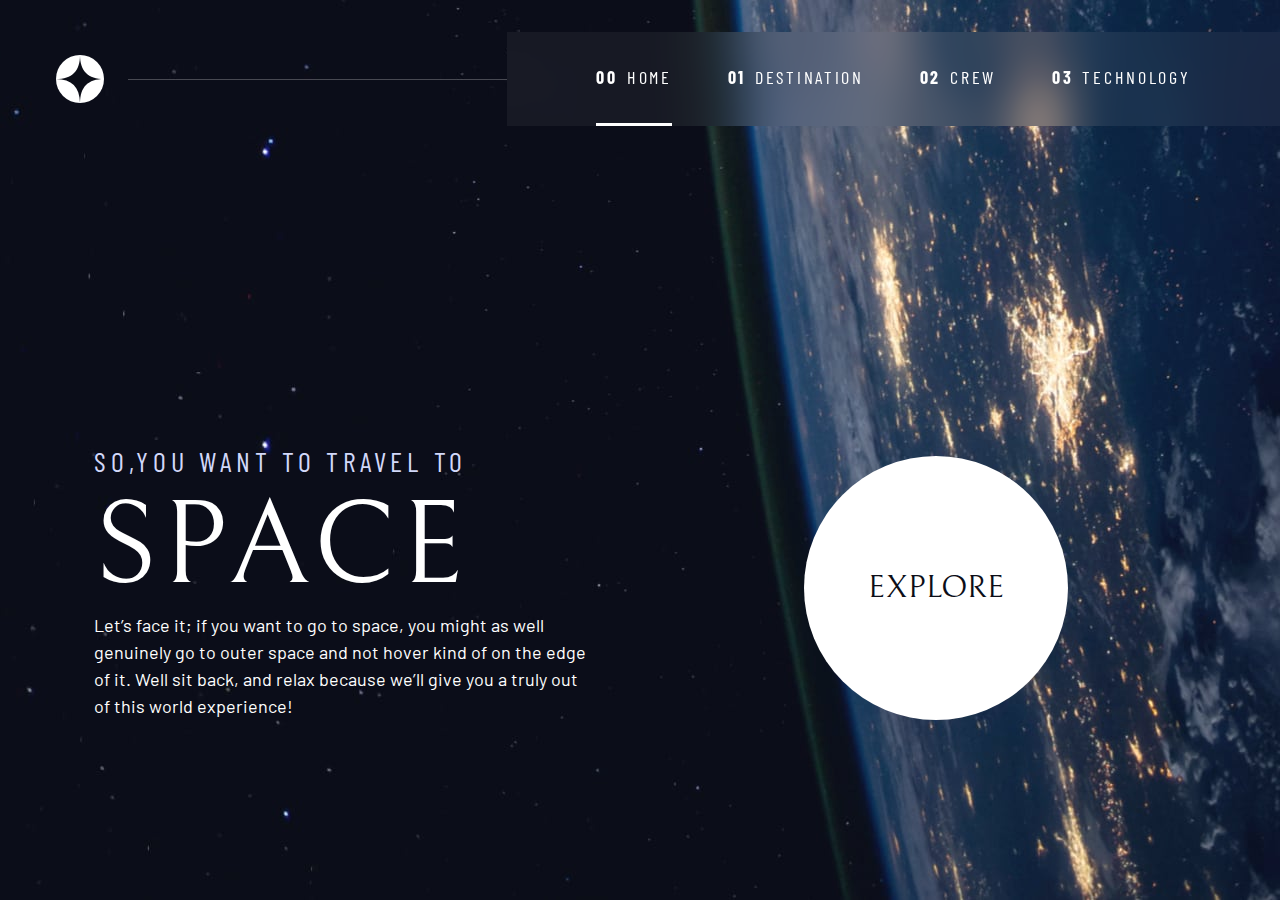
<file: index.html>
<!DOCTYPE html>
<html lang="en">
<head>
  <meta charset="UTF-8">
  <meta name="viewport" content="width=device-width, initial-scale=1.0">

  <link rel="icon" type="image/png" sizes="32x32" href="./assets/favicon-32x32.png">
  
  <title>Space tourism website</title>
  <!-- Google fonts -->
  <link rel="preconnect" href="https://fonts.googleapis.com">
  <link rel="preconnect" href="https://fonts.gstatic.com" crossorigin>
  <link href="https://fonts.googleapis.com/css2?family=Barlow+Condensed:wght@400;700&family=Bellefair&family=Barlow:wght@400;700&display=swap" rel="stylesheet">

  <!-- Custom Css -->
  <link rel="stylesheet" href="styles.css">
  <!-- Javascript -->
  <script src="navigation.js" defer></script>

</head>
<body class="home">
  <a href="#main" class="skip-to-content">Skip-to-content</a>
  <header class="primary-header flex">
    <div>
      <img src="assets/shared/logo.svg" alt="space-tourism-logo" class="logo" >
    </div>
    <button class="mobile-nav-toggle" aria-controls="primary-navigation"><span class="sr-only" aria-expanded="false">Menu</span></button>
    <nav>
      <ul id="primary-navigation" data-visible="false" class="primary-navigation underline-indicators flex">
          <li class="active"><a class="uppercase ff-sans-cond text-white letter-spacing-2" href="index.html"><span aria-hidden="true">00</span>Home</a></li>
          <li><a class="uppercase ff-sans-cond text-white letter-spacing-2" href="destination.html"><span aria-hidden="true">01</span>Destination</a></li>
          <li><a class="uppercase ff-sans-cond text-white letter-spacing-2" href="crew.html"><span aria-hidden="true">02</span>Crew</a></li>
          <li><a class="uppercase ff-sans-cond text-white letter-spacing-2" href="technology.html"><span aria-hidden="true">03</span>Technology</a></li>
      </ul>
  </nav>
  </header>

  <main id="main" class="grid-container grid-container--home">
    <div>
      <h1 class="text-accent fs-500 ff-sans-cond uppercase letter-spacing-1">So,you want to travel to <span class="d-block fs-900 text-white ff-serif ">Space</span></h1>
    <p>Let’s face it; if you want to go to space, you might as well genuinely go to 
      outer space and not hover kind of on the edge of it. Well sit back, and relax 
      because we’ll give you a truly out of this world experience! </p>
    </div>
    <div>
      <a href="destination.html" class="large-button uppercase ff-serif text-dark bg-white">Explore</a>
    </div>
  </main>

</body>
</html>
</file>
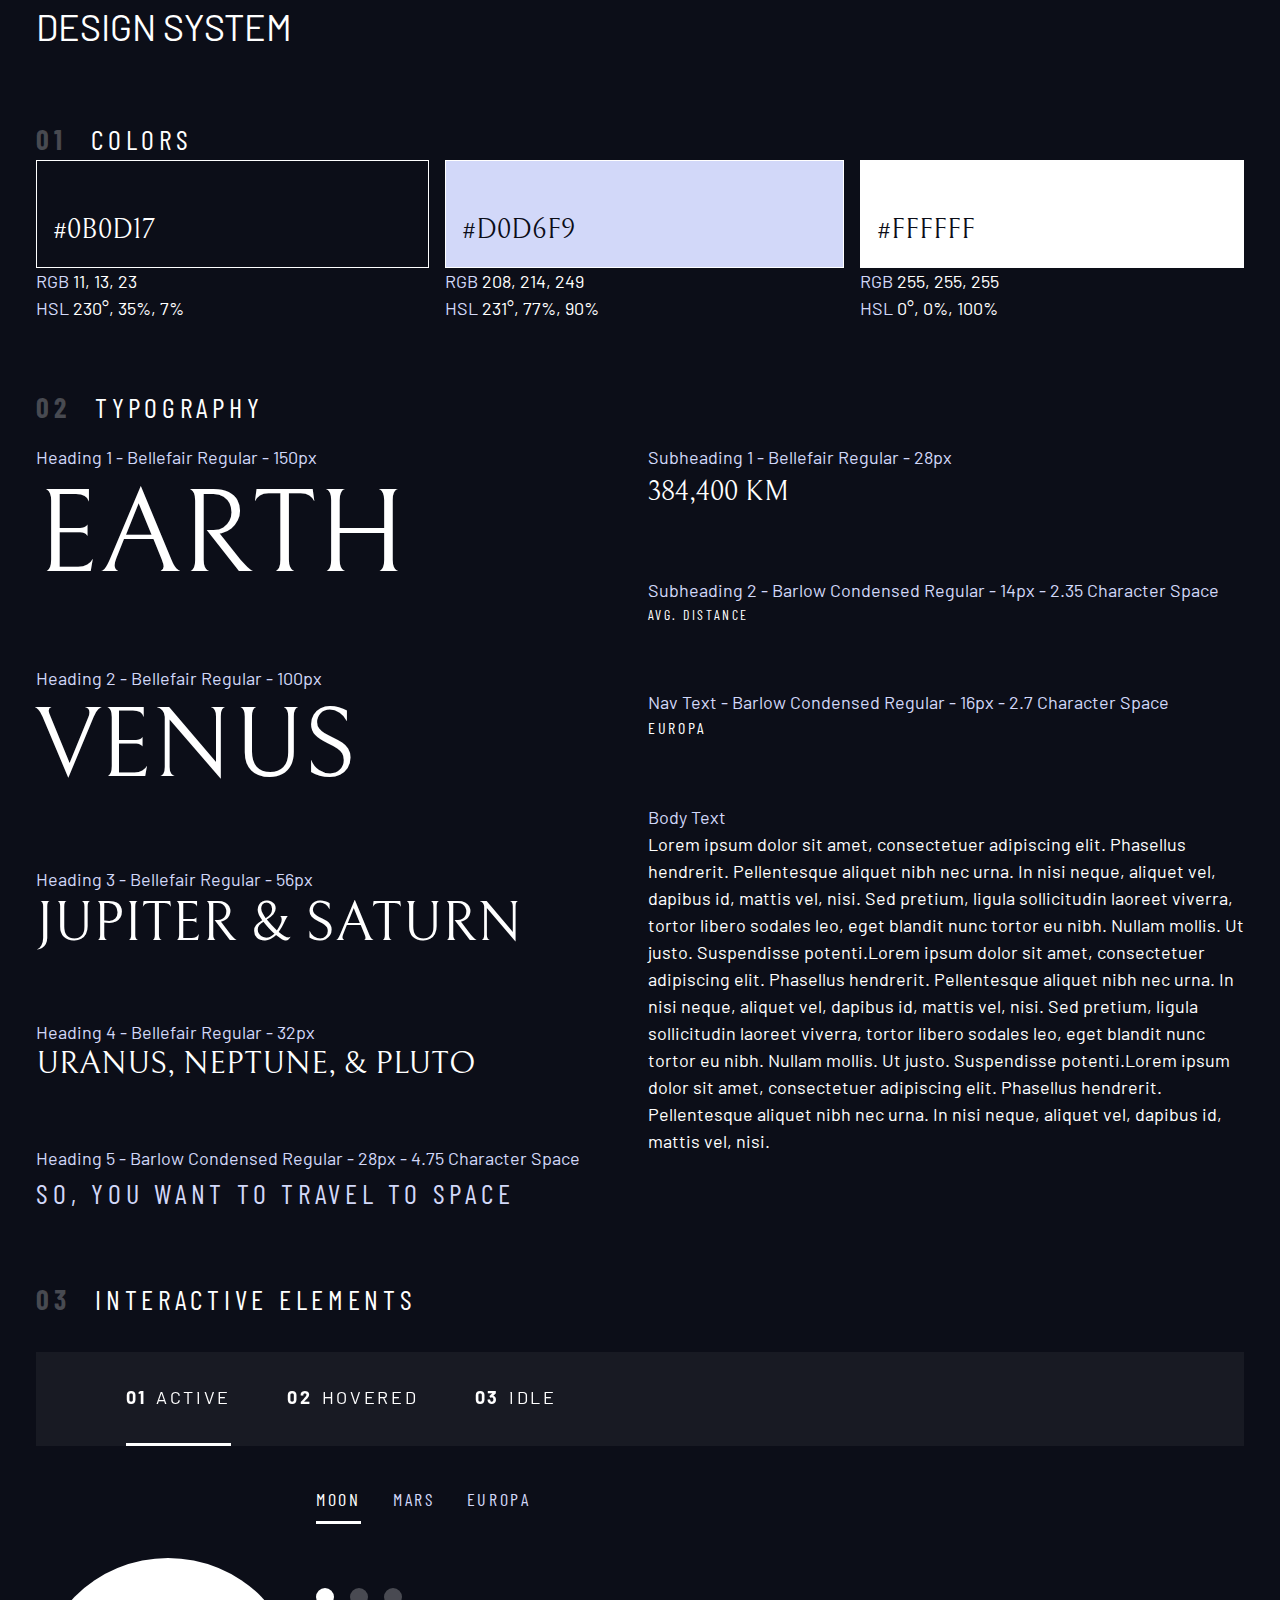
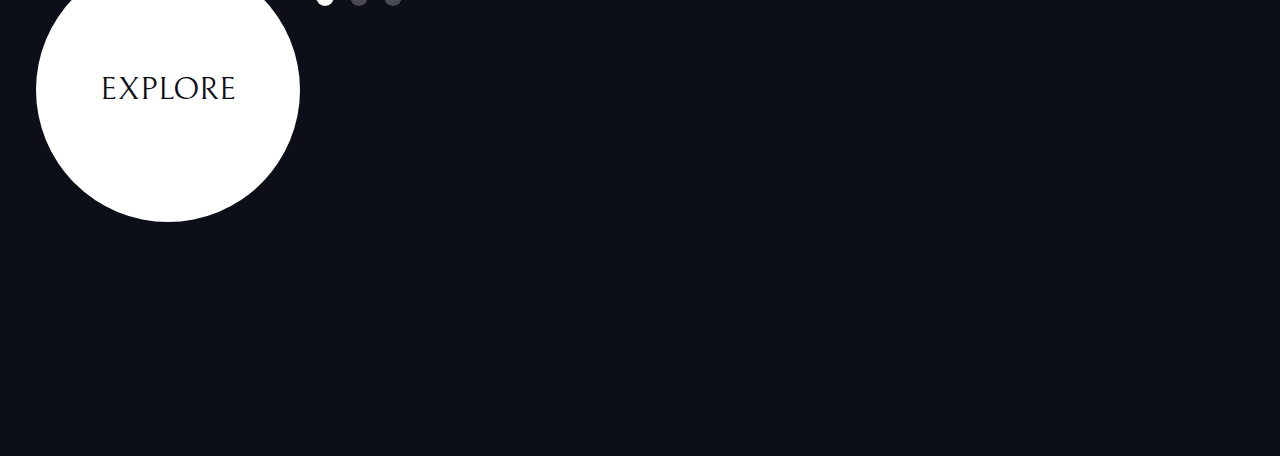
<file: a.html>
<!DOCTYPE html>
<html lang="en">

<head>
    <meta charset="UTF-8">
    <meta http-equiv="X-UA-Compatible" content="IE=edge">
    <meta name="viewport" content="width=device-width, initial-scale=1.0">
    <link rel="stylesheet" href="styles.css">
    <title>Practice</title>
    <!-- Google fonts -->
    <link rel="preconnect" href="https://fonts.googleapis.com">
    <link rel="preconnect" href="https://fonts.gstatic.com" crossorigin>
    <link href="https://fonts.googleapis.com/css2?family=Barlow+Condensed:wght@400;700&family=Bellefair&family=Barlow:wght@400;700&display=swap" rel="stylesheet">
</head>

<body class="bg-dark text-white">

    <div class="container">
        <h1 class="uppercase">Design system</h1>

        <section id="colors" style="margin: 4rem 0">
            <h2 class="numbered-title"><span>01</span> colors</h2>
            <div class="flex">
                <div style="flex-grow: 1;">
                    <div class="bg-dark text-white ff-serif fs-500"
                        style="padding: 3rem 1rem 1rem; border: 1px solid white">#0B0D17</div>
                    <p><span class="text-accent">RGB</span> 11, 13, 23</p>
                    <p><span class="text-accent">HSL</span> 230°, 35%, 7%</p>
                </div>
                <div style="flex-grow: 1;">
                    <div class="bg-accent text-dark ff-serif fs-500"
                        style="padding: 3rem 1rem 1rem; border: 1px solid white">#D0D6F9</div>
                    <p><span class="text-accent">RGB</span> 208, 214, 249</p>
                    <p><span class="text-accent">HSL</span> 231°, 77%, 90%</p>
                </div>
                <div style="flex-grow: 1;">
                    <div class="bg-white text-dark ff-serif fs-500"
                        style="padding: 3rem 1rem 1rem; border: 1px solid white;">#FFFFFF</div>
                    <p><span class="text-accent">RGB</span> 255, 255, 255</p>
                    <p><span class="text-accent">HSL</span> 0°, 0%, 100%</p>
                </div>
            </div>
        </section>

        <section class="flow" id="typography" style="margin: 4rem 0">
            <h2 class="numbered-title"><span>02 </span>Typography</h2>
            <div class="flex">
                <div class="flow" style="flex-basis: 100%; --flow-space: 4rem;">
                    <div>
                        <p class="text-accent">Heading 1 - Bellefair Regular - 150px</p>
                        <p class="fs-900 ff-serif uppercase">Earth</p>
                    </div>
                    <div>
                        <p class="text-accent">Heading 2 - Bellefair Regular - 100px</p>
                        <p class="fs-800 ff-serif uppercase">Venus</p>
                    </div>
                    <div>
                        <p class="text-accent">Heading 3 - Bellefair Regular - 56px</p>
                        <p class="fs-700 ff-serif uppercase">Jupiter & Saturn</p>
                    </div>
                    <div>
                        <p class="text-accent">Heading 4 - Bellefair Regular - 32px</p>
                        <p class="fs-600 ff-serif uppercase">Uranus, Neptune, & Pluto</p>
                    </div>
                    <div>
                        <p class="text-accent">Heading 5 - Barlow Condensed Regular - 28px - 4.75 Character Space</p>
                        <p class="text-accent fs-500 ff-sans-cond uppercase letter-spacing-1">So, you want to travel to space</p>
                    </div>

                </div>

                <div class="flow" style="flex-basis: 100%; --flow-space: 4rem;">
                    <div> 
                        <p class="text-accent">Subheading 1 - Bellefair Regular - 28px</p>
                        <p class="fs-500 ff-serif uppercase">384,400 km</p>
                    </div>
                    <div> 
                        <p class="text-accent">Subheading 2 - Barlow Condensed Regular - 14px - 2.35 Character Space</p>
                        <p class="fs-200 uppercase ff-sans-cond letter-spacing-3">Avg. Distance</p>
                    </div>
                    <div> 
                        <p class="text-accent">Nav Text - Barlow Condensed Regular - 16px - 2.7 Character Space</p>
                        <p class="fs-300 uppercase ff-sans-cond letter-spacing-2">Europa</p>
                    </div>
                    <div> 
                        <p class="text-accent">Body Text</p>
                        <p>Lorem ipsum dolor sit amet, consectetuer adipiscing elit. Phasellus hendrerit. Pellentesque
                            aliquet nibh nec urna. In nisi neque, aliquet vel, dapibus id, mattis vel, nisi. Sed
                            pretium, ligula sollicitudin laoreet viverra, tortor libero sodales leo, eget blandit nunc
                            tortor eu nibh. Nullam mollis. Ut justo. Suspendisse potenti.Lorem ipsum dolor sit amet,
                            consectetuer adipiscing elit. Phasellus hendrerit. Pellentesque aliquet nibh nec urna. In
                            nisi neque, aliquet vel, dapibus id, mattis vel, nisi. Sed pretium, ligula sollicitudin
                            laoreet viverra, tortor libero sodales leo, eget blandit nunc tortor eu nibh. Nullam mollis.
                            Ut justo. Suspendisse potenti.Lorem ipsum dolor sit amet, consectetuer adipiscing elit.
                            Phasellus hendrerit. Pellentesque aliquet nibh nec urna. In nisi neque, aliquet vel, dapibus
                            id, mattis vel, nisi. </p>
                    </div>
                </div>
            </div>
        </section>

        <section class="flow" id="interactive-elements">
            <h2 class="numbered-title"><span>03</span> Interactive elements</h2>
            
            <!-- navigation -->
            <div>
                <nav>
                    <ul class="primary-navigation underline-indicators flex">
                        <li class="active"><a class="uppercase text-white letter-spacing-2" href="#"><span>01</span>Active</a>
                        <li><a class="uppercase text-white letter-spacing-2" href="#"><span>02</span>Hovered</a>
                        <li><a class="uppercase text-white letter-spacing-2" href="#"><span>03</span>Idle</a>
                    </ul>
                </nav>
            </div>
            
            <div class="flex">
                <div style="margin-top: 5rem;">
                    <!-- explore button -->
                    <a href="#" class="large-button uppercase ff-serif fs-600 text-dark bg-white">Explore</a>
                </div>
                
                <div class="flow" style="margin-bottom: 50vh; --flow-space: 4rem">
                    <!-- Tabs -->
                    <div class="tab-list underline-indicators flex">
                        <button aria-selected="true" class="uppercase ff-sans-cond text-accent bg-dark letter-spacing-2">Moon</button>
                        <button aria-selected="false" class="uppercase ff-sans-cond text-accent bg-dark letter-spacing-2">Mars</button>
                        <button aria-selected="false" class="uppercase ff-sans-cond text-accent bg-dark letter-spacing-2">Europa</button>
                    </div>
                    
                    <!-- Dots -->
                    <div class="dot-indicators flex">
                        <button aria-selected="true"><span class="sr-only">Slide title</span></button>
                        <button aria-selected="false"><span class="sr-only">Slide title</span></button>
                        <button aria-selected="false"><span class="sr-only">Slide title</span></button>
                    </div>
                    
                    <!-- Numbers -->
                </div>
            </div>
            
        </section>
        
        
    </div>

    </div>

</body>

</html>
</file>
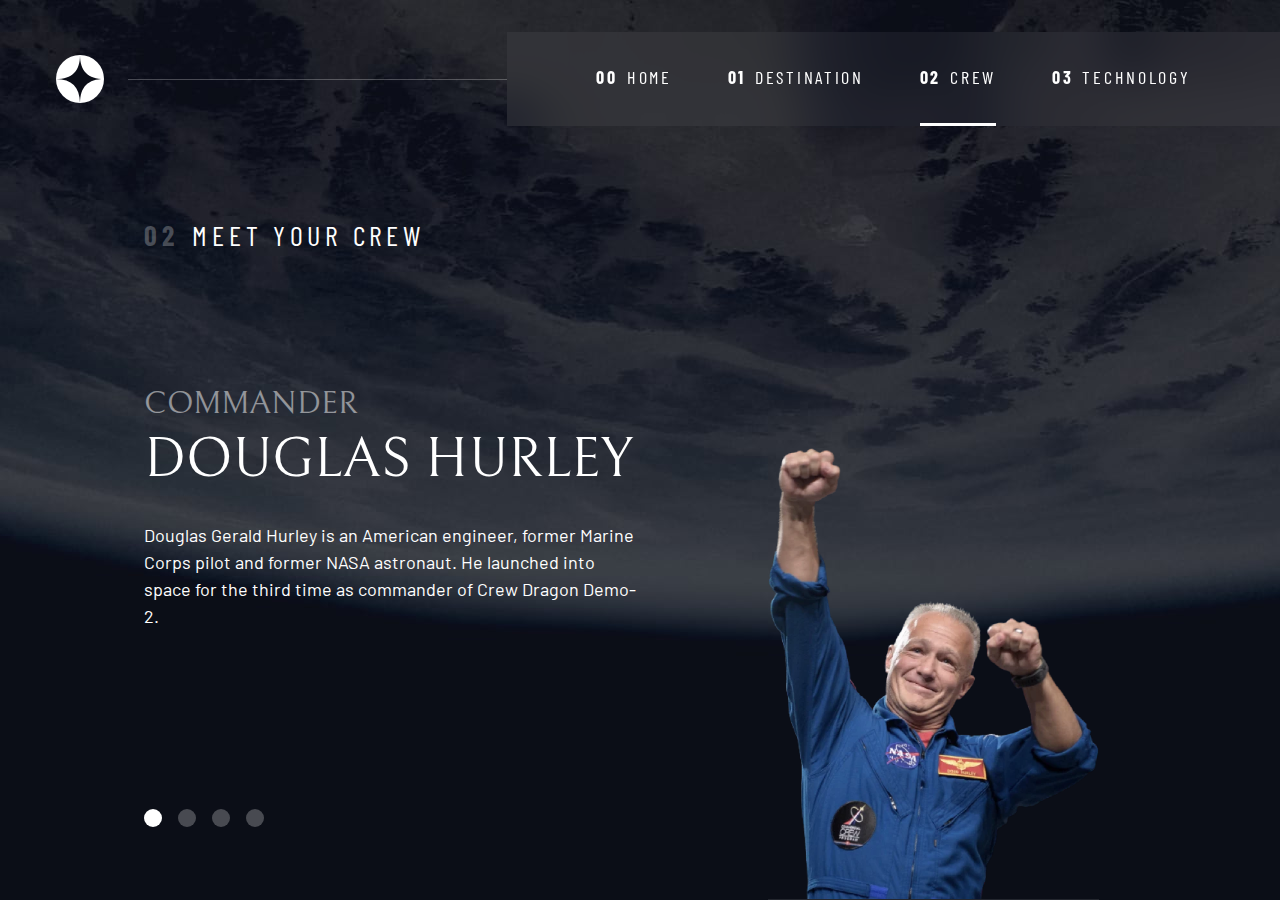
<file: crew.html>
<!DOCTYPE html>
<html lang="en">

<head>
  <meta charset="UTF-8">
  <meta name="viewport" content="width=device-width, initial-scale=1.0">

  <link rel="icon" type="image/png" sizes="32x32" href="./assets/favicon-32x32.png">

  <title>Space tourism website</title>
  <!-- Google fonts -->
  <link rel="preconnect" href="https://fonts.googleapis.com">
  <link rel="preconnect" href="https://fonts.gstatic.com" crossorigin>
  <link
    href="https://fonts.googleapis.com/css2?family=Barlow+Condensed:wght@400;700&family=Bellefair&family=Barlow:wght@400;700&display=swap"
    rel="stylesheet">

  <!-- Custom Css -->
  <link rel="stylesheet" href="styles.css">
  <!-- Javascript -->
  <script src="navigation.js" defer></script>
  <script src="tabs.js" defer></script>

</head>

<body class="crew">
  <a href="#main" class="skip-to-content">Skip-to-content</a>
  <header class="primary-header flex">
    <div>
      <img src="assets/shared/logo.svg" alt="space-tourism-logo" class="logo">
    </div>
    <button class="mobile-nav-toggle" aria-controls="primary-navigation"><span class="sr-only"
        aria-expanded="false">Menu</span></button>
    <nav>
      <ul id="primary-navigation" data-visible="false" class="primary-navigation underline-indicators flex">
        <li><a class="uppercase ff-sans-cond text-white letter-spacing-2" href="index.html"><span
              aria-hidden="true">00</span>Home</a>
        <li><a class="uppercase ff-sans-cond text-white letter-spacing-2" href="destination.html"><span
              aria-hidden="true">01</span>Destination</a>
        <li class="active"><a class="uppercase ff-sans-cond text-white letter-spacing-2" href="crew.html"><span
              aria-hidden="true">02</span>Crew</a>
        <li><a class="uppercase ff-sans-cond text-white letter-spacing-2" href="technology.html"><span
              aria-hidden="true">03</span>Technology</a>
      </ul>
    </nav>
  </header>

  <main id="main" class="grid-container grid-container--crew flow">

    <h1 class="numbered-title"><span aria-hidden="true">02</span>Meet your crew</h1>

    <div class="dot-indicators flex" role="tablist" aria-label="crew member list">
      <button aria-selected="true" aria-controls="commander-tab" role="tab" data-image="commander-image" tabindex="0"><span class="sr-only">The commander</span></button>

      <button aria-selected="false" aria-controls="mission-tab" role="tab" data-image="mission-image" tabindex="-1"><span class="sr-only">The mission specialist</span></button>

      <button aria-selected="false" aria-controls="pilot-tab"role="tab"  data-image="pilot-image" tabindex="-1"><span class="sr-only">The pilot</span></button>

      <button aria-selected="false" aria-controls="crew-tab" role="tab" data-image="crew-image" tabindex="-1"><span class="sr-only">The crew engineer</span></button>
    </div>

    <!-- Commander article -->
    <article class="crew-details flow" id="commander-tab" role="tabpanel" tabindex="0">
      <header class="flow flow-space--small">
        <h2 class="fs-600 ff-serif uppercase">Commander</h2>
        <p class="fs-700 uppercase ff-serif">Douglas Hurley</p>
      </header>
      <p>Douglas Gerald Hurley is an American engineer, former Marine Corps pilot 
      and former NASA astronaut. He launched into space for the third time as 
      commander of Crew Dragon Demo-2.</p>
    </article>
    
    <!-- Mission article -->
    <article hidden class="crew-details flow" id="mission-tab" role="tabpanel" tabindex="0">
      <header class="flow flow-space--small">
        <h2 class="fs-600 ff-serif uppercase">Mission Specialist</h2>
        <p class="fs-700 uppercase ff-serif">Mark Shuttleworth</p>
      </header>
      <p>Mark Richard Shuttleworth is the founder and CEO of Canonical, the company behind the Linux-based Ubuntu operating system. Shuttleworth became the first South African to travel to space as a space tourist.</p>
    </article>
    
    <!-- Pilot article -->
    <article hidden class="crew-details flow" id="pilot-tab" role="tabpanel" tabindex="0">
      <header class="flow flow-space--small">
        <h2 class="fs-600 ff-serif uppercase">Pilot</h2>
        <p class="fs-700 uppercase ff-serif">Victor Glover</p>
      </header>
      <p>Pilot on the first operational flight of the SpaceX Crew Dragon to the International Space Station. Glover is a commander in the U.S. Navy where he pilots an F/A-18.He was a crew member of Expedition 64, and served as a station systems flight engineer.</p>
    </article>

     <!-- Crew article -->
     <article hidden class="crew-details flow" id="crew-tab" role="tabpanel" tabindex="0">
      <header class="flow flow-space--small">
        <h2 class="fs-600 ff-serif uppercase">Flight Engineer</h2>
        <p class="fs-700 uppercase ff-serif">Anousheh Ansari</p>
      </header>
      <p>Anousheh Ansari is an Iranian American engineer and co-founder of Prodea Systems. Ansari was the fourth self-funded space tourist, the first self-funded woman to fly to the ISS, and the first Iranian in space.</p>
    </article>
    
    <!-- Crew image -->
    <picture id="commander-image">
      <source srcset="assets/crew/image-douglas-hurley.webp" type="image/webp">
      <img src="assets/crew/image-douglas-hurley.png" alt="Douglas Hurley">
    </picture>
    
    <!-- Mission image -->
    <picture style="visibility: hidden;" id="mission-image">
      <source srcset="./assets/crew/image-mark-shuttleworth.webp" type="image/webp">
      <img src="./assets/crew/image-mark-shuttleworth.png" alt="Mark Shuttleworth" >
    </picture>
    <!-- Pilot image -->
    <picture style="visibility: hidden;" id="pilot-image">
      <source srcset="./assets/crew/image-victor-glover.webp" type="image/webp">
      <img src="./assets/crew/image-victor-glover.png" alt="Victor Glover">
    </picture>
    <!-- Crew image -->
    <picture style="visibility: hidden;" id="crew-image">
      <source srcset="./assets/crew/image-anousheh-ansari.webp" type="image/webp">
      <img src="./assets/crew/image-anousheh-ansari.png" alt="Anousheh Ansari">
    </picture>

  </main>
</body>
</html>
</file>
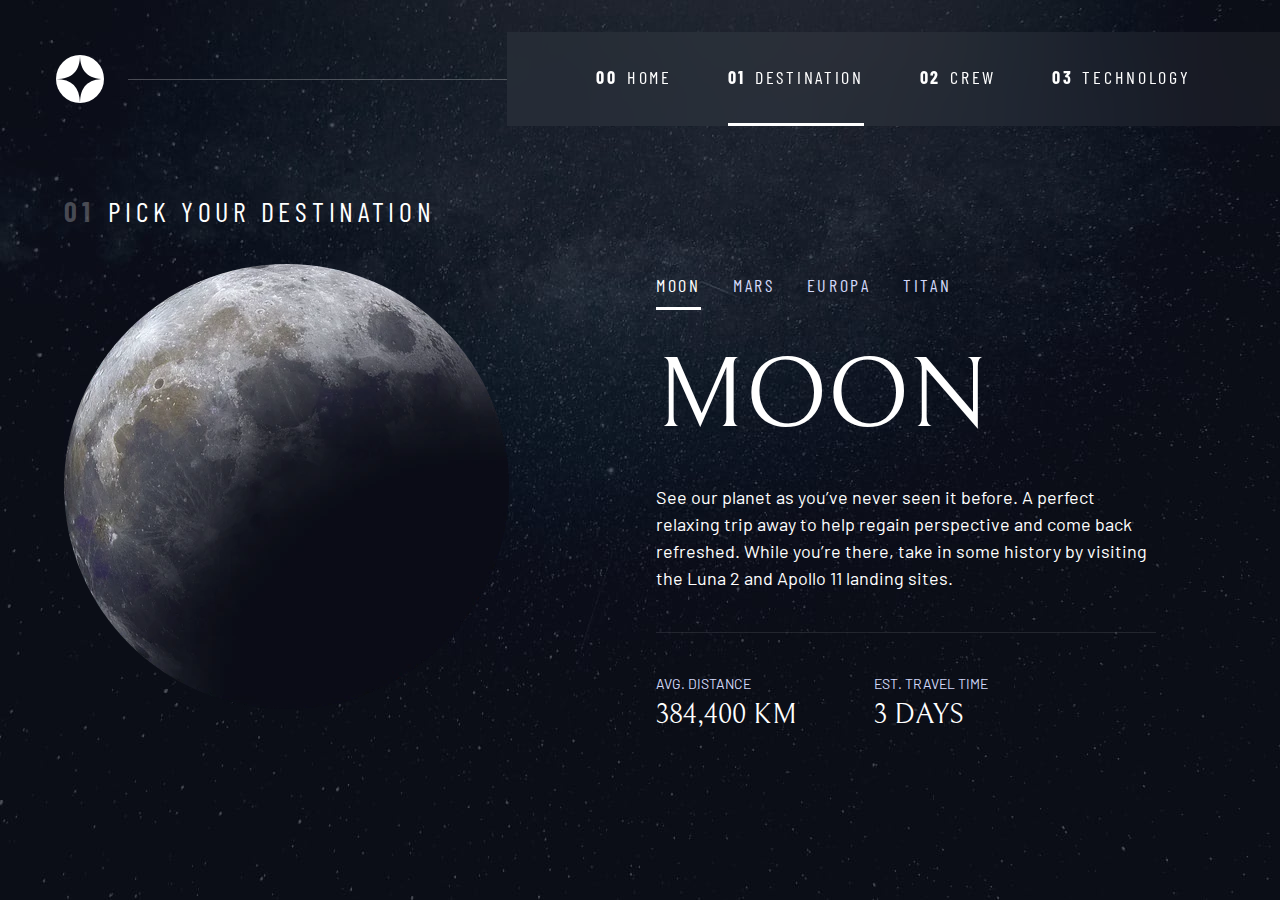
<file: destination.html>
<!DOCTYPE html>
<html lang="en">

<head>
  <meta charset="UTF-8">
  <meta name="viewport" content="width=device-width, initial-scale=1.0">

  <link rel="icon" type="image/png" sizes="32x32" href="./assets/favicon-32x32.png">

  <title>Space tourism website</title>
  <!-- Google fonts -->
  <link rel="preconnect" href="https://fonts.googleapis.com">
  <link rel="preconnect" href="https://fonts.gstatic.com" crossorigin>
  <link
    href="https://fonts.googleapis.com/css2?family=Barlow+Condensed:wght@400;700&family=Bellefair&family=Barlow:wght@400;700&display=swap"
    rel="stylesheet">

  <!-- Custom Css -->
  <link rel="stylesheet" href="styles.css">
  <!-- Javascript -->
  <script src="navigation.js" defer></script>
  <script src="tabs.js" defer></script>

</head>

<body class="destination">
  <a href="#main" class="skip-to-content">Skip-to-content</a>
  <header class="primary-header flex">
    <div>
      <img src="assets/shared/logo.svg" alt="space-tourism-logo" class="logo">
    </div>
    <button class="mobile-nav-toggle" aria-controls="primary-navigation"><span class="sr-only"
        aria-expanded="false">Menu</span></button>
    <nav>
      <ul id="primary-navigation" data-visible="false" class="primary-navigation underline-indicators flex">
        <li><a class="uppercase ff-sans-cond text-white letter-spacing-2" href="index.html"><span
              aria-hidden="true">00</span>Home</a>
        <li class="active"><a class="uppercase ff-sans-cond text-white letter-spacing-2" href="destination.html"><span
              aria-hidden="true">01</span>Destination</a>
        <li><a class="uppercase ff-sans-cond text-white letter-spacing-2" href="crew.html"><span
              aria-hidden="true">02</span>Crew</a>
        <li><a class="uppercase ff-sans-cond text-white letter-spacing-2" href="technology.html"><span
              aria-hidden="true">03</span>Technology</a>
      </ul>
    </nav>
  </header>

  <main id="main" class="grid-container grid-container--destination flow">

    <h1 class="numbered-title"><span aria-hidden="true">01</span>Pick your destination</h1>

    <!-- Moon image -->
    <picture id="moon-image">
      <source srcset="./assets/destination/image-moon.webp" type="image/webp">
      <img src="./assets/destination/image-moon.png" alt="moon">
    </picture>

    <!-- Mars image -->
    <picture style="visibility: hidden;" id="mars-image">
      <source srcset="./assets/destination/image-mars.webp" type="image/webp">
      <img src="./assets/destination/image-mars.png" alt="mars">
    </picture>

    <!-- Europa image -->
    <picture style="visibility: hidden;" id="europa-image">
      <source srcset="./assets/destination/image-europa.webp" type="image/webp">
      <img src="./assets/destination/image-europa.png" alt="europa">
    </picture>

    <!-- Titan image -->
    <picture style="visibility:hidden;" id="titan-image">
      <source srcset="./assets/destination/image-titan.webp" type="image/webp">
      <img src="./assets/destination/image-titan.png" alt="titan">
    </picture>

    <div class="tab-list underline-indicators flex" role="tablist" aria-label="destination list">

      <button aria-selected="true" role="tab" aria-controls="moon-tab" class="uppercase ff-sans-cond text-accent bg-dark letter-spacing-2" style="background: transparent;" tabindex="0" data-image="moon-image">Moon</button>

      <button aria-selected="false" role="tab" aria-controls="mars-tab" class="uppercase ff-sans-cond text-accent bg-dark letter-spacing-2" style="background: transparent;" tabindex="-1" data-image="mars-image">Mars</button>

      <button aria-selected="false" role="tab" aria-controls="europa-tab" class="uppercase ff-sans-cond text-accent bg-dark letter-spacing-2" style="background: transparent;" tabindex="-1" data-image="europa-image">Europa</button>

      <button aria-selected="false" role="tab" aria-controls="titan-tab" class="uppercase ff-sans-cond text-accent bg-dark letter-spacing-2" style="background: transparent;" tabindex="-1" data-image="titan-image">Titan</button>
    </div>

    <!-- Moon article -->
    <article class="destination-info flow" id="moon-tab" tabindex="0" role="tabpanel">
      <h2 class="fs-800 uppercase ff-serif">Moon</h2>

      <p>See our planet as you’ve never seen it before. A perfect relaxing trip away to help regain perspective and come back refreshed. While you’re there, take in some history by visiting the Luna 2 and Apollo 11 landing sites.</p>

      <div class="destination-meta flex">
        <div>
          <h3 class="text-accent fs-200 uppercase">Avg. distance</h3>
          <p class="ff-serif uppercase">384,400 km</p>
        </div>
        <div>
          <h3 class="text-accent fs-200 uppercase">Est. travel time</h3>
          <p class="ff-serif uppercase">3 days</p>
        </div>
      </div>

    </article>

    <!-- Mars artcle -->
    <article hidden class="destination-info flow" id="mars-tab" tabindex="0" role="tabpanel">
      <h2 class="fs-800 uppercase ff-serif">Mars</h2>

      <p>Don’t forget to pack your hiking boots. You’ll need them to tackle Olympus Mons, 
        the tallest planetary mountain in our solar system. It’s two and a half times 
        the size of Everest!</p>

      <div class="destination-meta flex">
        <div>
          <h3 class="text-accent fs-200 uppercase">Avg. distance
          </h3>
          <p class="ff-serif uppercase">225 mil. km</p>
        </div>
        <div>
          <h3 class="text-accent fs-200 uppercase">Est. travel time</h3>
          <p class="ff-serif uppercase">9 months</p>
        </div>
      </div>

    </article>

    <!-- Europa article -->
    <article hidden class="destination-info flow" id="europa-tab" tabindex="0" role="tabpanel">
      <h2 class="fs-800 uppercase ff-serif">Europa</h2>

      <p>The smallest of the four Galilean moons orbiting Jupiter, Europa is a 
        winter lover’s dream. With an icy surface, it’s perfect for a bit of 
        ice skating, curling, hockey, or simple relaxation in your snug 
        wintery cabin.
        </p>

      <div class="destination-meta flex">
        <div>
          <h3 class="text-accent fs-200 uppercase">Avg. distance</h3>
          <p class="ff-serif uppercase">628 mil. km</p>
        </div>
        <div>
          <h3 class="text-accent fs-200 uppercase">Est. travel time</h3>
          <p class="ff-serif uppercase">3 years</p>
        </div>
      </div>

    </article>

    <!-- Titan article -->
    <article hidden class="destination-info flow" id="titan-tab" tabindex="0" role="tabpanel">
      <h2 class="fs-800 uppercase ff-serif">Titan</h2>

      <p>The only moon known to have a dense atmosphere other than Earth, Titan 
        is a home away from home (just a few hundred degrees colder!). As a 
        bonus, you get striking views of the Rings of Saturn.
        </p>

      <div class="destination-meta flex">
        <div>
          <h3 class="text-accent fs-200 uppercase">Avg. distance</h3>
          <p class="ff-serif uppercase">1.6 bil. km</p>
        </div>
        <div>
          <h3 class="text-accent fs-200 uppercase">Est. travel time</h3>
          <p class="ff-serif uppercase">7 years</p>
        </div>
      </div>

    </article>
  </main>
</body>

</html>
</file>
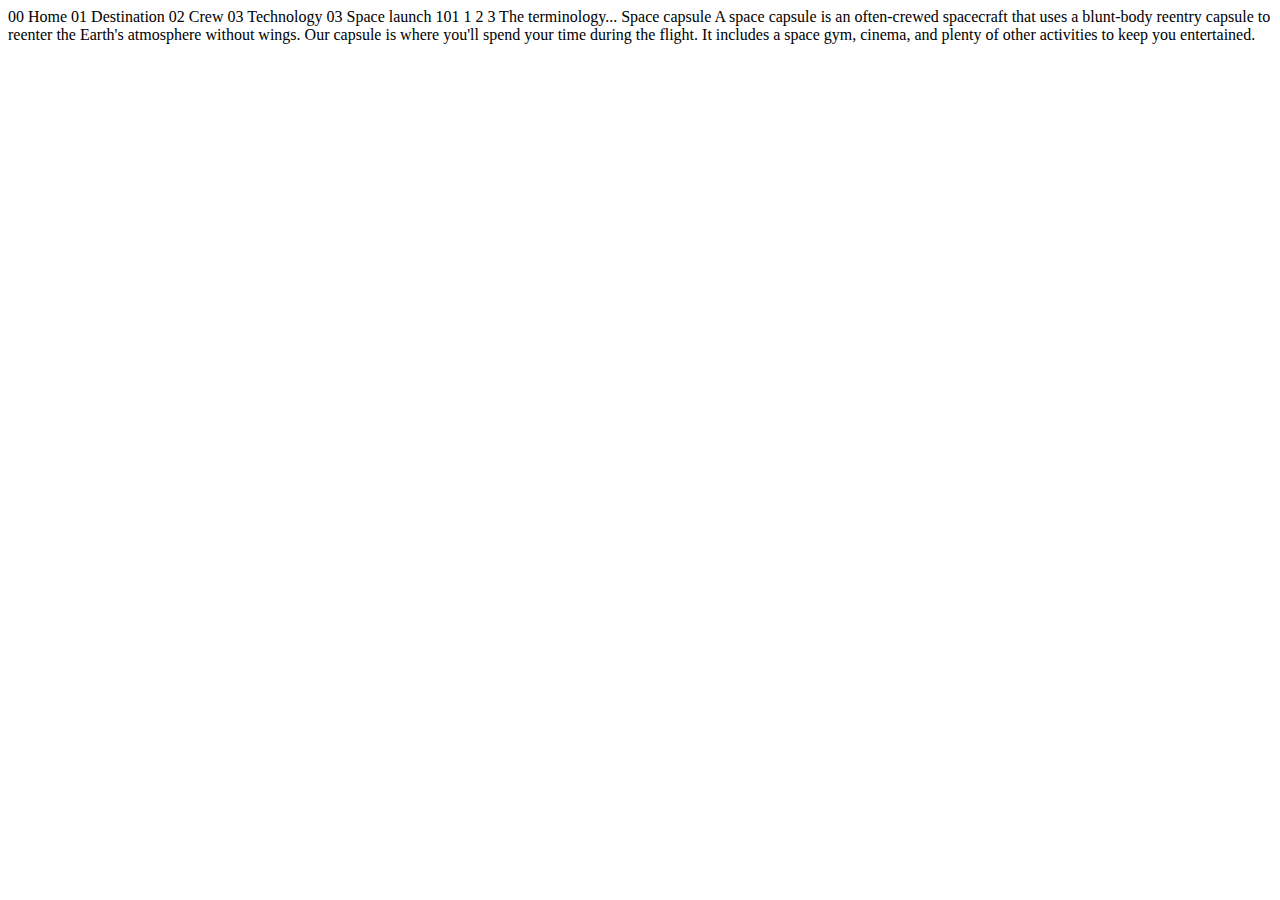
<file: technology-capsule.html>
<!DOCTYPE html>
<html lang="en">
<head>
  <meta charset="UTF-8">
  <meta name="viewport" content="width=device-width, initial-scale=1.0">

  <link rel="icon" type="image/png" sizes="32x32" href="./assets/favicon-32x32.png">
  
  <title>Frontend Mentor | Space tourism website</title>
</head>
<body>

  00 Home
  01 Destination
  02 Crew
  03 Technology

  03 Space launch 101

  1
  2
  3

  The terminology...
  Space capsule

  A space capsule is an often-crewed spacecraft that uses a blunt-body reentry 
  capsule to reenter the Earth's atmosphere without wings. Our capsule is where 
  you'll spend your time during the flight. It includes a space gym, cinema, 
  and plenty of other activities to keep you entertained.
</body>
</html>
</file>
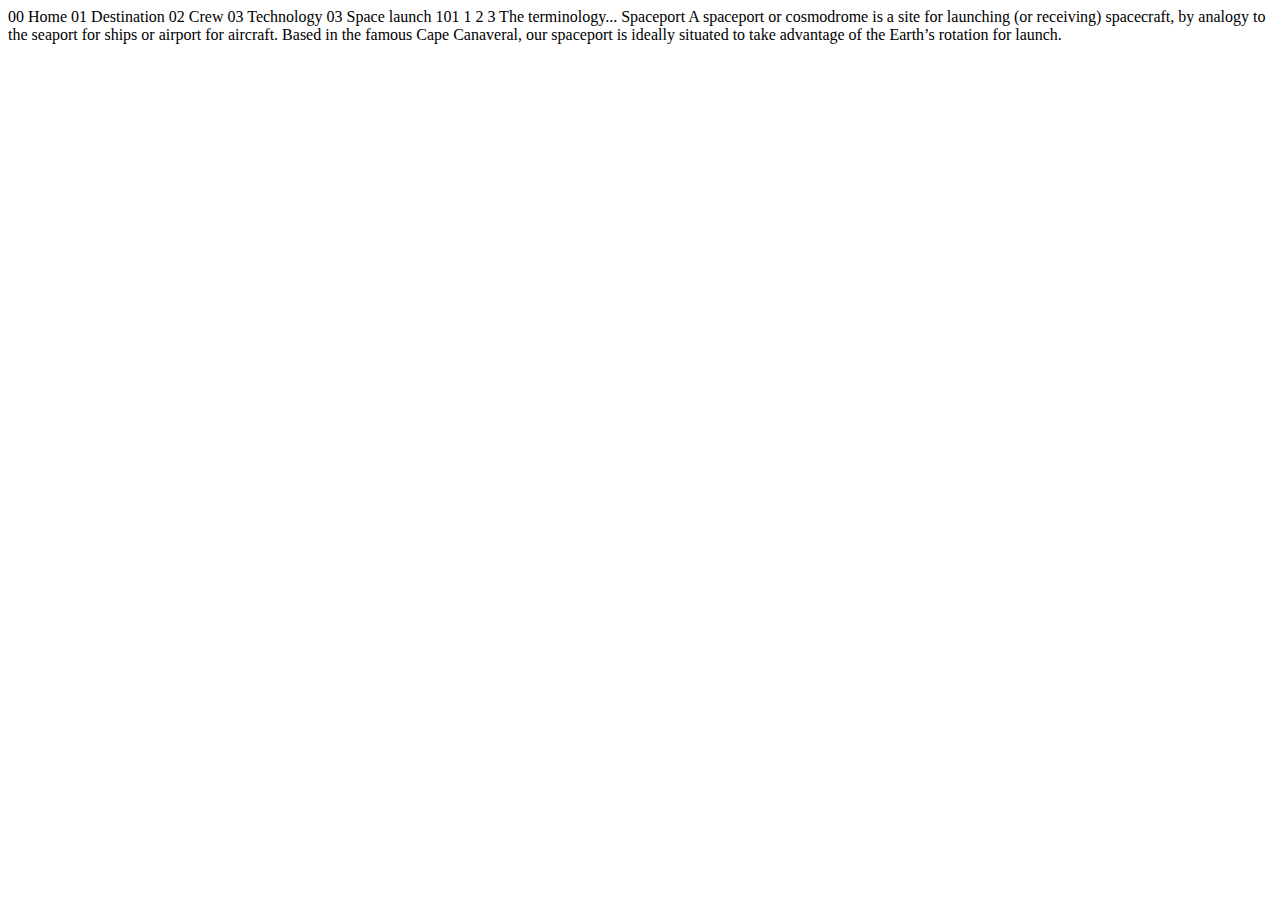
<file: technology-spaceport.html>
<!DOCTYPE html>
<html lang="en">
<head>
  <meta charset="UTF-8">
  <meta name="viewport" content="width=device-width, initial-scale=1.0">

  <link rel="icon" type="image/png" sizes="32x32" href="./assets/favicon-32x32.png">
  
  <title>Frontend Mentor | Space tourism website</title>
</head>
<body>

  00 Home
  01 Destination
  02 Crew
  03 Technology

  03 Space launch 101

  1
  2
  3

  The terminology...
  Spaceport

  A spaceport or cosmodrome is a site for launching (or receiving) spacecraft, 
  by analogy to the seaport for ships or airport for aircraft. Based in the 
  famous Cape Canaveral, our spaceport is ideally situated to take advantage 
  of the Earth’s rotation for launch.
</body>
</html>
</file>
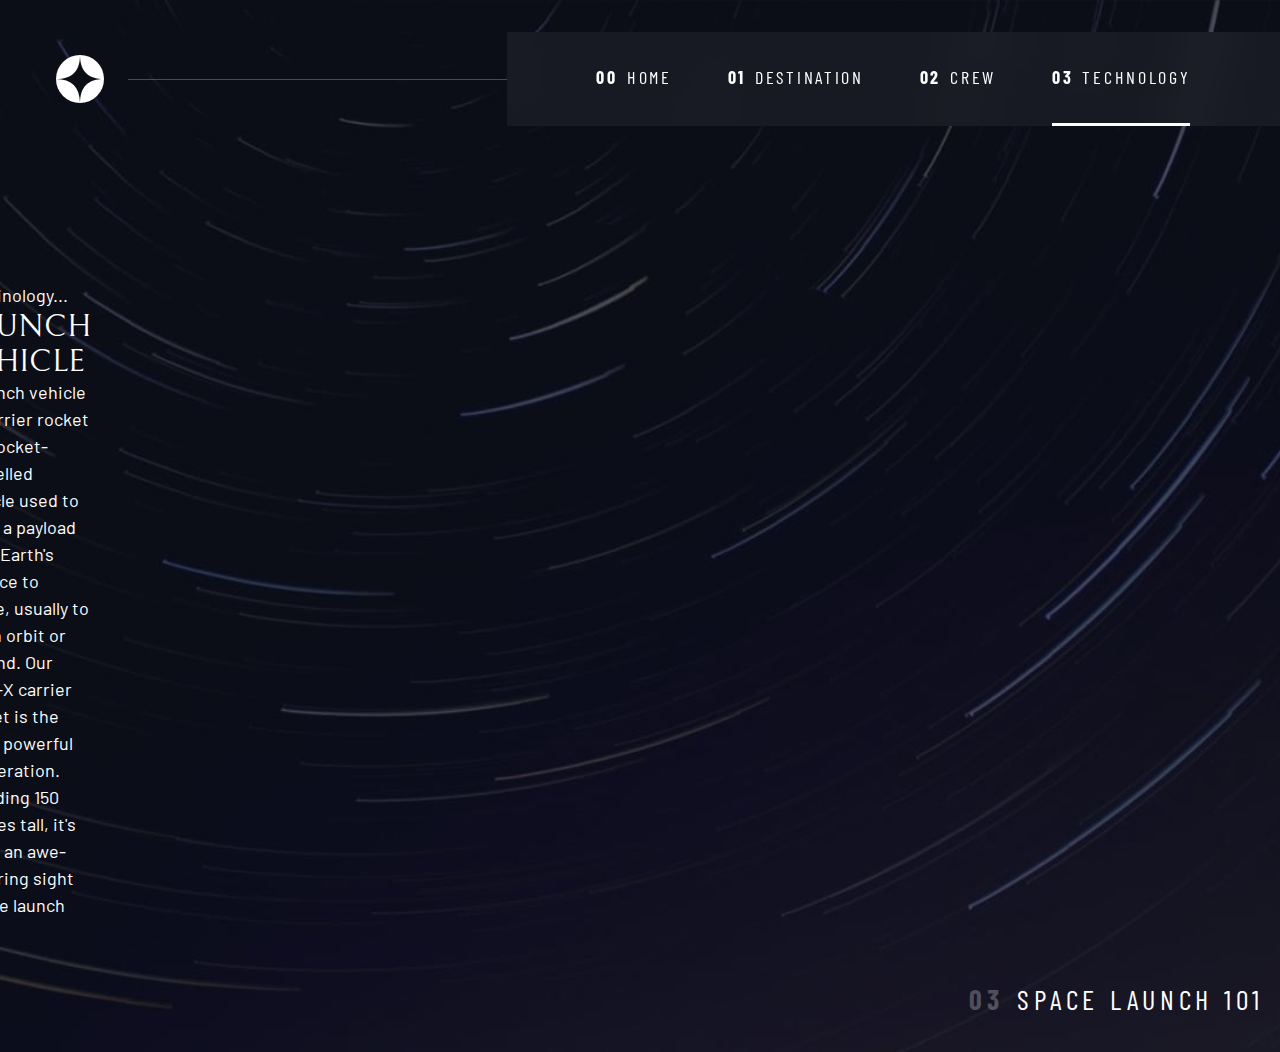
<file: technology.html>
<!DOCTYPE html>
<html lang="en">

<head>
  <meta charset="UTF-8">
  <meta name="viewport" content="width=device-width, initial-scale=1.0">

  <link rel="icon" type="image/png" sizes="32x32" href="./assets/favicon-32x32.png">

  <title>Space tourism website</title>
  <!-- Google fonts -->
  <link rel="preconnect" href="https://fonts.googleapis.com">
  <link rel="preconnect" href="https://fonts.gstatic.com" crossorigin>
  <link
    href="https://fonts.googleapis.com/css2?family=Barlow+Condensed:wght@400;700&family=Bellefair&family=Barlow:wght@400;700&display=swap"
    rel="stylesheet">

  <!-- Custom Css -->
  <link rel="stylesheet" href="styles.css">
  <!-- Javascript -->
  <script src="navigation.js" defer></script>
  <script src="tabs.js" defer></script>

</head>

<body class="technology">
  <a href="#main" class="skip-to-content">Skip-to-content</a>
  <header class="primary-header flex">
    <div>
      <img src="assets/shared/logo.svg" alt="space-tourism-logo" class="logo">
    </div>
    <button class="mobile-nav-toggle" aria-controls="primary-navigation"><span class="sr-only"
        aria-expanded="false">Menu</span></button>
    <nav>
      <ul id="primary-navigation" data-visible="false" class="primary-navigation underline-indicators flex">
        <li><a class="uppercase ff-sans-cond text-white letter-spacing-2" href="index.html"><span
              aria-hidden="true">00</span>Home</a>
        <li><a class="uppercase ff-sans-cond text-white letter-spacing-2" href="destination.html"><span
              aria-hidden="true">01</span>Destination</a>
        <li><a class="uppercase ff-sans-cond text-white letter-spacing-2" href="crew.html"><span
              aria-hidden="true">02</span>Crew</a>
        <li class="active"><a class="uppercase ff-sans-cond text-white letter-spacing-2" href="technology.html"><span
              aria-hidden="true">03</span>Technology</a>
      </ul>
    </nav>
  </header>

  <main id="main" class="grid-container grid-container--technology flow">

    <h1 class="numbered-title"><span aria-hidden="true">03</span>Space launch 101</h1>

    <article class="technology-details">
      <div>1</div>
      <div>2</div>
      <div>3</div>

      <p>The terminology...</p>
      <h2 class="fs-600 ff-serif uppercase">Launch vehicle</h2>
      <p>A launch vehicle or carrier rocket is a rocket-propelled   vehicle used to carry a payload from Earth's surface to space, usually to Earth orbit or beyond. Our WEB-X carrier rocket is the most powerful in operation. Standing 150 metres tall, it's quite an awe-inspiring sight on the launch pad!</p>
    </article>
  </main>
</body>
</html>
</file>
<file: styles.css>
/* Custom variables */
:root {
  --clr-dark: 230 35% 7%;
  --clr-light: 231 77% 90%;
  --clr-white: 0 0% 100%;

  /* font-sizes */
  --fs-900: clamp(5rem, 8vw + 1rem, 9.375rem);
  --fs-800: 3.5rem;
  --fs-700: 1.5rem;
  --fs-600: 1rem;
  --fs-500: 1rem;
  --fs-400: 0.9375rem;
  --fs-300: 1rem;
  --fs-200: 0.875rem;

  /* font-families */
  --ff-serif: "Bellefair", serif;
  --ff-sans-cond: "Barlow Condensed", sans-serif;
  --ff-sans-normal: "Barlow", sans-serif;
}

@media (min-width: 35em) {
  :root {
    --fs-800: 5rem;
    --fs-700: 2.5rem;
    --fs-600: 1.5rem;
    --fs-500: 1.25rem;
    --fs-400: 1rem;
  }
}

@media (min-width: 45em) {
  :root {
    /* font-sizes */
    --fs-800: 6.25rem;
    --fs-700: 3.5rem;
    --fs-600: 2rem;
    --fs-500: 1.75rem;
    --fs-400: 1.125rem;
  }
}

/* Resetting code */
*,
*::before,
*::after {
  box-sizing: border-box;
  margin: 0;
  padding: 0;
}

h1,
h2,
h3,
h4,
h5,
h6,
p {
  font-weight: 400;
}

/* setting the body */

body {
  font-family: var(--ff-sans-normal);
  font-size: var(--fs-400);
  color: hsl(var(--clr-white));
  background-color: hsl(var(--clr-dark));
  line-height: 1.5;
  min-height: 100vh;
  display: grid;
  grid-template-rows: min-content 1fr;
  overflow-x: hidden;
}

/* image setting */

img,
picture {
  max-width: 100%;
  display: block;
}

/* form setting */
input,
button,
textarea,
select {
  font: inherit;
}

/* removing animations for those who turned it off */

@media (prefers-reduced-motion: reduce) {
  *,
  *::before,
  *::after {
    animation-duration: 0.01ms !important;
    animation-iteration-count: 1 !important;
    transition-duration: 0.01ms !important;
    scroll-behavior: auto !important;
  }
}

/* classes */
.flex {
  display: flex;
  gap: var(--gap, 1rem);
}

.grid {
  display: grid;
  gap: var(--gap, 1rem);
}

.d-block {
  display: block;
}

.flow > *:where(:not(:first-child)) {
  margin-top: var(--flow-space, 1rem);
}

.flow-space--small{
  --flow-space: .5rem;
}

.container {
  padding-inline: 2em;
  margin-inline: auto;
  max-width: 80rem;
}

.sr-only {
  position: absolute;
  width: 1px;
  height: 1px;
  padding: 0;
  margin: -1px;
  overflow: hidden;
  clip: rect(0, 0, 0, 0);
  white-space: nowrap; /* added line */
  border: 0;
}

.skip-to-content {
  position: absolute;
  z-index: 9999;
  padding: 0.5em 1em;
  margin-inline: auto;
  background: hsl(var(--clr-white));
  color: hsl(var(--clr-dark));
  transform: translateY(-100%);
  transition: transform 250ms ease-in;
}

.skip-to-content:focus {
  transform: translateY(0);
}

/* Colors */
.bg-dark {
  background-color: hsl(var(--clr-dark));
}
.bg-accent {
  background-color: hsl(var(--clr-light));
}
.bg-white {
  background-color: hsl(var(--clr-white));
}

.text-dark {
  color: hsl(var(--clr-dark));
}
.text-accent {
  color: hsl(var(--clr-light));
}
.text-white {
  color: hsl(var(--clr-white));
}

/* typography */

.ff-serif {
  font-family: var(--ff-serif);
}
.ff-sans-cond {
  font-family: var(--ff-sans-cond);
}
.ff-sans-normal {
  font-family: var(--ff-sans-normal);
}

.letter-spacing-1 {
  letter-spacing: 4.75px;
}
.letter-spacing-2 {
  letter-spacing: 2.7px;
}
.letter-spacing-3 {
  letter-spacing: 2.35px;
}

.uppercase {
  text-transform: uppercase;
}

.fs-900 {
  font-size: var(--fs-900);
}
.fs-800 {
  font-size: var(--fs-800);
}
.fs-700 {
  font-size: var(--fs-700);
}
.fs-600 {
  font-size: var(--fs-600);
}
.fs-500 {
  font-size: var(--fs-500);
}
.fs-400 {
  font-size: var(--fs-400);
}
.fs-300 {
  font-size: var(--fs-300);
}
.fs-200 {
  font-size: var(--fs-200);
}

.fs-900,
.fs-800,
.fs-700,
.fs-600 {
  line-height: 1.1;
}

.numbered-title {
  font-family: var(--ff-sans-cond);
  letter-spacing: 4.72px;
  font-size: var(--fs-500);
  text-transform: uppercase;
}
.numbered-title span {
  margin-right: 0.5em;
  font-weight: 700;
  color: hsl(var(--clr-white) / 0.25);
}

/* ------------------- */
/* Compontents         */
/* ------------------- */

.large-button {
  font-size: 2rem;
  position: relative;
  display: inline-grid;
  z-index: 1;
  place-items: center;
  padding: 0 2em;
  border-radius: 50%;
  aspect-ratio: 1;
  text-decoration: none;
}

.large-button::after {
  content: "";
  position: absolute;
  z-index: -1;
  width: 100%;
  height: 100%;
  background: hsl(var(--clr-white) / 0.1);
  border-radius: 50%;
  opacity: 0;
  transition: opacity 500ms linear, transform 750ms ease-in-out;
}

.large-button:hover::after,
.large-button:focus::after {
  opacity: 1;
  transform: scale(1.5);
}

/* Primary Header */
.logo {
  margin: 1.5rem clamp(1.5rem, 5vw, 3.5rem);
}

.primary-header {
  justify-content: space-between;
  align-items: center;
}

.primary-navigation {
  --gap: clamp(1.5rem, 5vw, 3.5rem);
  --underline-gap: 2rem;
  list-style: none;
  padding: 0;
  margin: 0;
  background-color: hsl(var(--clr-white) / 0.05);
  backdrop-filter: blur(1.5rem);
}

.primary-navigation a {
  text-decoration: none;
}

.primary-navigation a > span {
  font-weight: 700;
  margin-right: 0.5em;
}

.mobile-nav-toggle {
  display: none;
}

/* @supports(backdrop-filter: blur(1.5rem)){
    .primary-navigation{
        background-color: hsl( var(--clr-white) / .05);
        backdrop-filter: blur(1.5rem);
    }
} */

@media (max-width: 35rem) {
  .primary-navigation {
    --underline-gap: 0.5rem;
    position: fixed;
    z-index: 1000;
    inset: 0 0 0 30%;
    list-style: none;
    padding: min(20rem, 15vh) 2rem;
    margin: 0;
    flex-direction: column;
    transform: translateX(100%);
    transition: transform 500ms ease-in-out;
  }

  .primary-navigation[data-visible="true"] {
    transform: translateX(0);
  }

  .primary-navigation.underline-indicators > .active {
    border: 0;
  }
  .mobile-nav-toggle {
    display: block;
    position: absolute;
    z-index: 2000;
    top: 2rem;
    right: 1rem;
    border: 0;
    background: transparent;
    background-image: url(./assets/shared/icon-hamburger.svg);
    background-position: center;
    background-repeat: no-repeat;
    width: 1.5rem;
    aspect-ratio: 1;
  }
  .mobile-nav-toggle[aria-expanded="true"] {
    background-image: url(./assets/shared/icon-close.svg);
  }
  .mobile-nav-toggle:focus-visible {
    outline: 5px solid white;
    outline-offset: 5px;
  }
}

@media (min-width: 35em) {
  .primary-navigation {
    padding-inline: clamp(3rem, 7vw, 7rem);
  }
}

@media (min-width: 35em) and (max-width: 44.999em) {
  .primary-navigation a > span {
    display: none;
  }
}

@media (min-width: 45em) {
  .primary-header::after {
    content: "";
    display: block;
    position: relative;
    height: 1px;
    width: 100%;
    margin-right: -2.5rem;
    background: hsl(var(--clr-white) / 0.25);
    order: 1;
  }

  nav {
    order: 2;
  }

  .primary-navigation {
    margin-block: 2rem;
  }
}

.underline-indicators > * {
  cursor: pointer;
  padding: var(--underline-gap, .5rem) 0;
  border: 0;
  border-bottom: 0.2rem solid hsl(var(--clr-white) / 0);
}

.underline-indicators > *:hover,
.underline-indicators > *:focus {
  border-color: hsl(var(--clr-white) / 0.5);
}

.underline-indicators > .active,
.underline-indicators > [aria-selected="true"] {
  color: hsl(var(--clr-white) / 1);
  border-color: hsl(var(--clr-white) / 1);
}

.tab-list {
  --gap: 2rem;
}

.dot-indicators > * {
  cursor: pointer;
  border: 0;
  border-radius: 50%;
  padding: 0.5em;
  background-color: hsl(var(--clr-white) / 0.25);
}

.dot-indicators > *:hover,
.dot-indicators > *:focus {
  background-color: hsl(var(--clr-white) / 0.5);
}

.dot-indicators > [aria-selected="true"] {
  background-color: hsl(var(--clr-white) / 1);
}

/* Page Specific Background */
body {
  background-size: cover;
  background-position: bottom center;
}
/* home */
.home {
  background-image: url(./assets/home/background-home-mobile.jpg);
}

/* destination */
.destination {
  background-image: url(./assets/destination/background-destination-mobile.jpg);
}

/* Crew */
.crew {
  background-image: url(./assets/crew/background-crew-mobile.jpg);
}

  /* Technology */
  .technology {
    background-image: url(./assets/technology/background-technology-mobile.jpg);
  }

@media (min-width: 35rem) {
  .home {
    background-position: center center;
    background-image: url(./assets/home/background-home-tablet.jpg);
  }
  /* destination */
  .destination {
    background-position: center center;
    background-image: url(./assets/destination/background-destination-tablet.jpg);
  }

  /* Crew */
  .crew {
    background-position: center center;
    background-image: url(./assets/crew/background-crew-tablet.jpg);
  }

  /* Technology */
  .technology {
    background-position: center center;
    background-image: url(./assets/technology/background-technology-tablet.jpg);
  }
}

@media (min-width: 45rem) {
    /* Home */
  .home {
    background-image: url(./assets/home/background-home-desktop.jpg);
  }

  /* Destination */
  .destination {
    background-image: url(./assets/destination/background-destination-desktop.jpg);
  }

  /* Crew */
  .crew {
    background-image: url(./assets/crew/background-crew-desktop.jpg);
  }

  /* Technology */
  .technology {
    background-image: url(./assets/technology/background-technology-desktop.jpg);
  }
}

/* Layout */

.grid-container {
  text-align: center;
  display: grid;
  place-items: center;
  padding-inline: 1rem;
  padding-bottom: 2rem;
}
.grid-container p:not([class]) {
  max-width: 50ch;
}

.numbered-title {
  grid-area: title;
}

/* Destination layout */

.grid-container--destination {
  --flow-space: 2rem;
  grid-template-areas:
    "title"
    "image"
    "tabs"
    "content";
}

.grid-container--destination > picture {
  grid-area: image;
  max-width: 60%;
  align-self: start;
}

.grid-container--destination > .tab-list {
  grid-area: tabs;
}

.grid-container--destination > .destination-info {
  grid-area: content;
}

.destination-meta {
  flex-direction: column;
  border-top: 1px solid hsl(var(--clr-white) / 0.1);
  padding-top: 2.5rem;
  margin-top: 2.5rem;
}

.destination-meta p {
  font-size: 1.75rem;
}

/* Crew layout */
.grid-container--crew {
    --flow-space: 2rem;
    grid-template-areas:
      "title"
      "image"
      "tabs"
      "content";
  }
  
  .grid-container--crew > picture {
    grid-area: image;
    max-width: 60%;
    border-bottom: 1px solid hsl(var(--clr-white)/.1);
  }
  
  .grid-container--crew > .dot-indicators {
    grid-area: tabs;
  }
  
  .grid-container--crew > .crew-details {
    grid-area: content;
  }

  .crew-details h2{
    opacity: .5;
  }

@media (min-width: 35em) {
  .numbered-title {
    justify-self: start;
    margin-top: 2rem;
  }
  .destination-meta {
    flex-direction: row;
    justify-content: space-evenly;
  }
  .grid-container--crew {
    padding-bottom: 0;
    grid-template-areas:
      "title"
      "content"
      "tabs"
      "image";
  }
}

@media (min-width: 45em) {
  .grid-container {
    text-align: left;
    column-gap: var(--container-gap, 2rem);
    grid-template-columns: minmax(1rem, 1fr) repeat(2, minmax(0, 40rem)) minmax(
        1rem,
        1fr
      );
  }

  .grid-container--home {
    padding-bottom: max(6rem, 20vh);
    align-items: end;
  }

  .grid-container--home > *:first-child {
    grid-column: 2;
  }

  .grid-container--home > *:last-child {
    grid-column: 3;
  }

  .grid-container--destination {
    justify-items: start;
    align-content: start;
    grid-template-areas:
      ". title title ."
      ". image tabs ."
      ". image content .";
  }
  .grid-container--destination > picture {
    max-width: 90%;
  }

  .destination-meta {
    --gap: min(6vw, 6rem);
    justify-content: start;
  }

  .grid-container--crew {
    grid-template-columns: minmax(1rem, 1fr) minmax(0,37rem) minmax(0,23rem) minmax(
        1rem,
        1fr
      );
      justify-items: start;
    grid-template-areas:
      ". title title ."
      ". content image ."
      ". tabs image .";
  }
  /* .grid-container--crew .dot-indicators{
    justify-self: start;
  } */

  .grid-container--crew > picture {
        /* grid-column: span 2; */
        align-self: end;
        max-width: 90%;
    }
}
</file>
